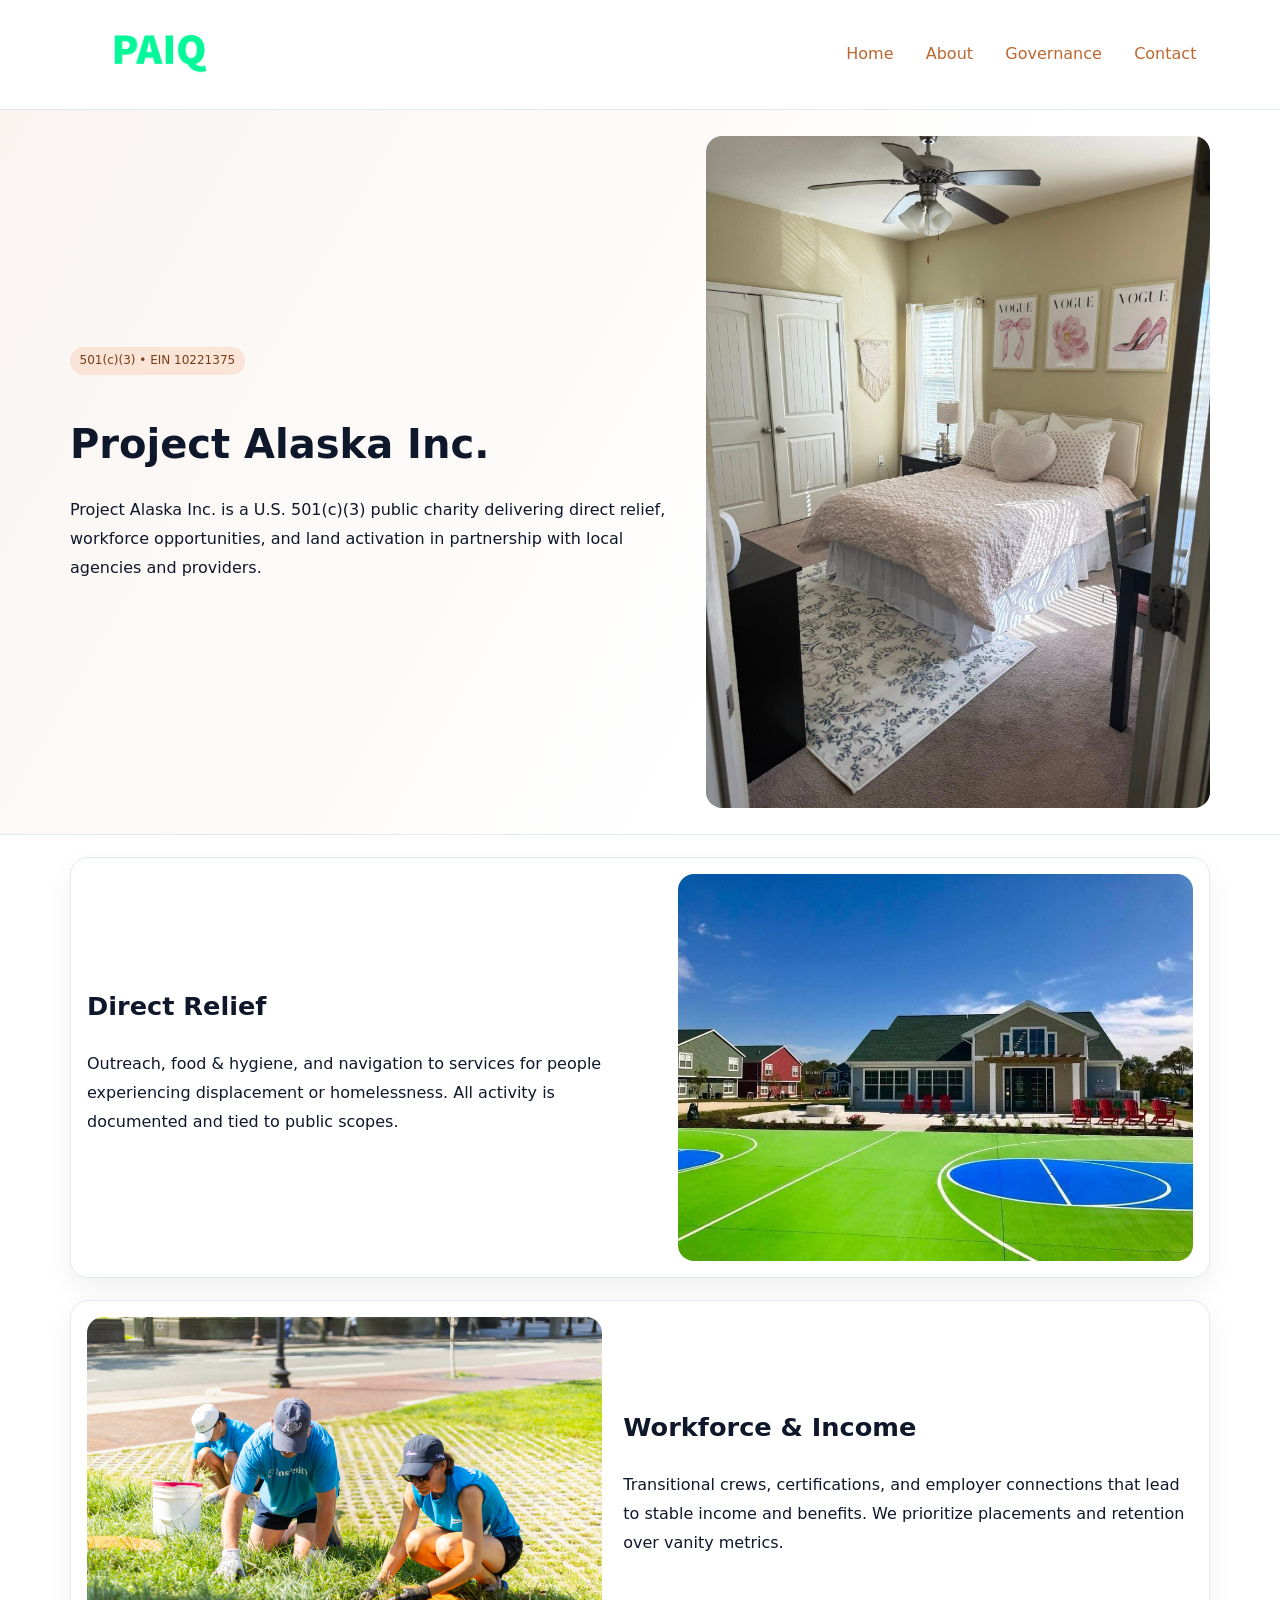
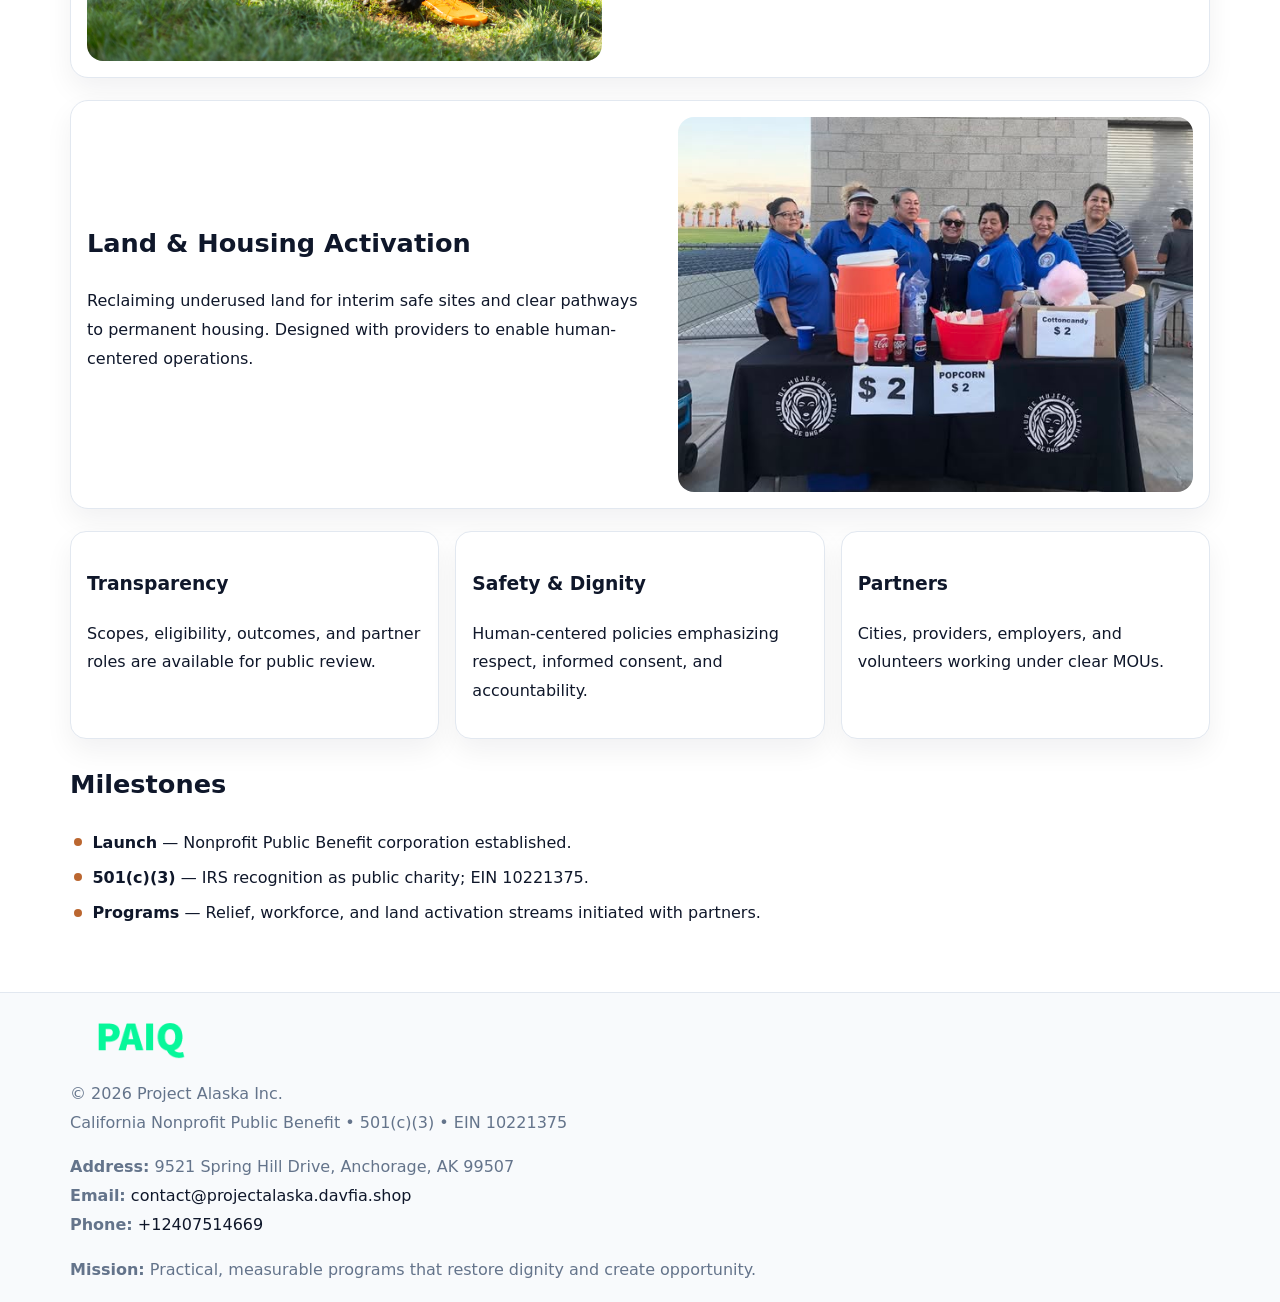
<file: index.html>
<!doctype html><html lang="en"><head>
<meta charset="utf-8">
<meta name="viewport" content="width=device-width,initial-scale=1">
<title>Project Alaska Inc. – Nonprofit • 2025</title>
<link rel="stylesheet" href="assets/styles.css">
<link rel="icon" href="images/logo.png">
<meta name="data-ein" content="10221375">
<meta name="data-name" content="Project Alaska Inc.">
<meta name="data-email" content="contact@projectalaska.davfia.shop">
<meta name="data-phone" content="+12407514669">
<meta name="data-address" content="9521 Spring Hill Drive,
Anchorage, AK 99507">
<meta name="data-map" content="9521+Spring+Hill+Drive,+Anchorage,+AK+99507">
  <meta name="description" content="Our nonprofit strengthens the community with programs focused on community services, education, and direct relief.">
<meta name="facebook-domain-verification" content="odvw045d8x09vywh4a5h0lbar3u48m" />
</head><body>
<div style="position:absolute;left:-9999px;top:-9999px;opacity:0" data-uniq="{{UNIQUE_BLOB}}">
  <span>Our nonprofit strengthens the community with programs focused on community services, education, and direct relief.</span><svg width="12" height="12" viewBox="0 0 12 12" xmlns="http://www.w3.org/2000/svg"><circle cx="6" cy="6" r="5" fill="#7c3aed"/></svg><img src="images/jobs.jpg" width="1" height="1" alt="" loading="lazy"/>
</div>

<header>
  <div class="c8ac23ee6bd">
    <a href="index.html"><img src="images/logo.png" alt="Project Alaska Inc." style="width:150px"></a>
    <nav>
      <a class="active" href="index.html">Home</a>
      <a href="about.html">About</a>
      <a href="governance.html">Governance</a>
      <a href="contact.html">Contact</a>
    </nav>
  </div>
</header>

<section class="ca3331a8e01">
  <div class="c7c737860af">
    <div>
      <span class="c9ff1f2226e">501(c)(3) • EIN 10221375</span>
      <h1>Project Alaska Inc.</h1>
      <p class="c3239a039ee">Project Alaska Inc. is a U.S. 501(c)(3) public charity delivering direct relief, workforce opportunities, and land activation in partnership with local agencies and providers.</p>
    </div>
    <img src="images/hero.jpg" alt="Community work">
  </div>
</section>

<main class="main-wrap">
  <section class="section zigzag">
    <div>
      <h2>Direct Relief</h2>
      <p>Outreach, food & hygiene, and navigation to services for people experiencing displacement or homelessness. All activity is documented and tied to public scopes.</p>
    </div>
    <img src="images/relief.jpg" alt="Relief program">
  </section>

  <section class="section zigzag reverse">
    <img src="images/jobs.jpg" alt="Workforce program">
    <div>
      <h2>Workforce & Income</h2>
      <p>Transitional crews, certifications, and employer connections that lead to stable income and benefits. We prioritize placements and retention over vanity metrics.</p>
    </div>
  </section>

  <section class="section zigzag">
    <div>
      <h2>Land & Housing Activation</h2>
      <p>Reclaiming underused land for interim safe sites and clear pathways to permanent housing. Designed with providers to enable human-centered operations.</p>
    </div>
    <img src="images/land.jpg" alt="Land activation">
  </section>

  <section class="section cards">
    <article class="c15fdc50d8d">
      <h3>Transparency</h3>
      <p>Scopes, eligibility, outcomes, and partner roles are available for public review.</p>
    </article>
    <article class="c15fdc50d8d">
      <h3>Safety & Dignity</h3>
      <p>Human-centered policies emphasizing respect, informed consent, and accountability.</p>
    </article>
    <article class="c15fdc50d8d">
      <h3>Partners</h3>
      <p>Cities, providers, employers, and volunteers working under clear MOUs.</p>
    </article>
  </section>

  <section class="section">
    <h2>Milestones</h2>
    <ul class="timeline">
      <li><strong>Launch</strong> — Nonprofit Public Benefit corporation established.</li>
      <li><strong>501(c)(3)</strong> — IRS recognition as public charity; EIN 10221375.</li>
      <li><strong>Programs</strong> — Relief, workforce, and land activation streams initiated with partners.</li>
    </ul>
  </section>
</main>

<footer>
  <div class="footer-wrap">
    <div class="footer-grid">
      <div class="footer-col">
        <img src="images/logo.png" alt="" style="width:140px;margin-bottom:.4rem">
        <div class="small">© <span id="year"></span> Project Alaska Inc.</div>
        <div class="small">California Nonprofit Public Benefit • 501(c)(3) • EIN 10221375</div>
      </div>
      <div class="footer-col">
        <div class="small"><strong>Address:</strong> 9521 Spring Hill Drive,
Anchorage, AK 99507</div>
        <div class="small"><strong>Email:</strong> <a href="mailto:contact@projectalaska.davfia.shop">contact@projectalaska.davfia.shop</a></div>
        <div class="small"><strong>Phone:</strong> <a href="tel:+12407514669">+12407514669</a></div>
      </div>
      <div class="footer-col">
        <div class="small"><strong>Mission:</strong> Practical, measurable programs that restore dignity and create opportunity.</div>
      </div>
    </div>
  </div>
</footer>

<script>
(function(){
  function m(n){const e=document.querySelector('meta[name="'+n+'"]');return e?e.content:'';}
  function h(s){let x=2166136261>>>0;for(let i=0;i<s.length;i++){x^=s.charCodeAt(i);x=(x*16777619)>>>0;}return x>>>0;}
  const key = h((m('data-ein') || m('data-name') || '0').replace(/\s+/g,''));
  const H = key % 360, S = 55 + (key % 20), L = 46;
  const r = document.documentElement;
  r.style.setProperty('--brand', `hsl(${H} ${S}% ${L}%)`);
  r.style.setProperty('--brand-ink', `hsl(${H} ${Math.min(95,S+10)}% ${Math.max(20,L-18)}%)`);
  r.style.setProperty('--soft', `hsl(${H} ${Math.max(40,S-25)}% 96%)`);
  const y = document.getElementById('year'); if (y) y.textContent = new Date().getFullYear();
})();
</script>
</body></html>
</file>
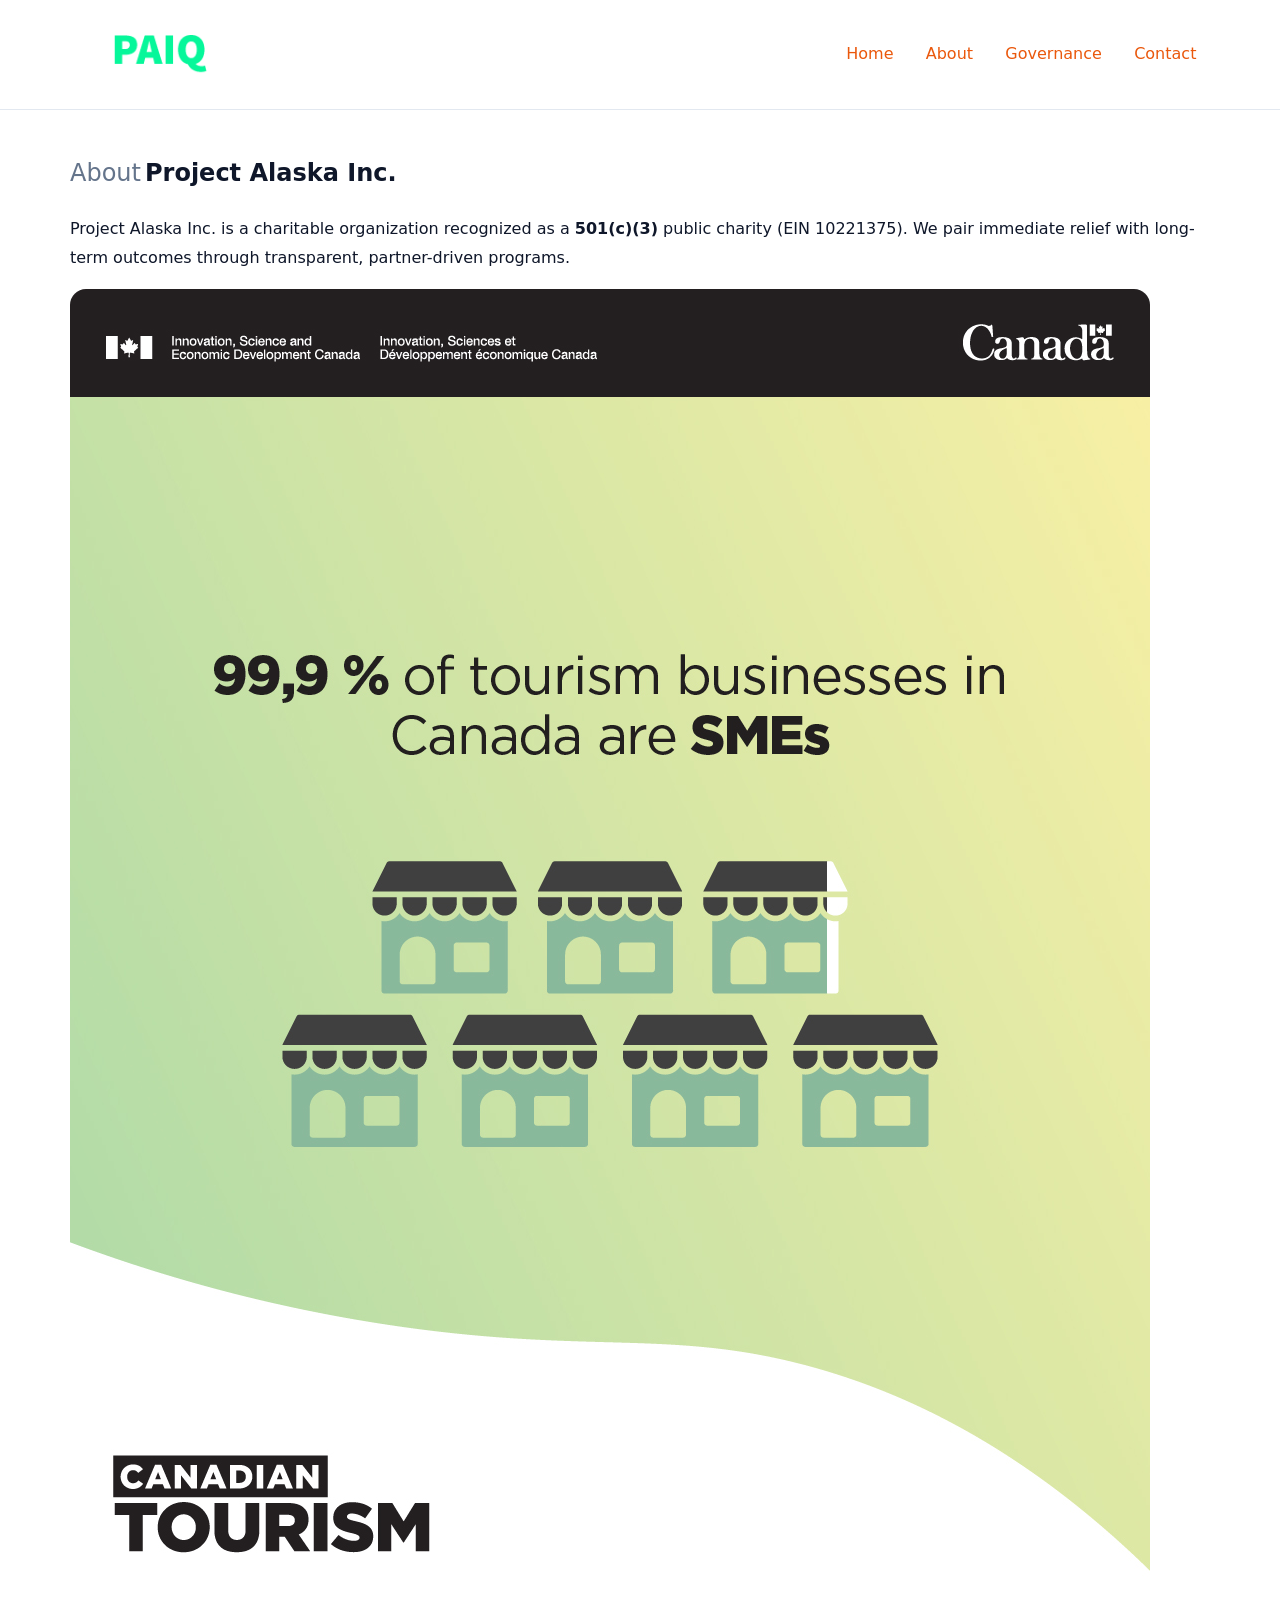
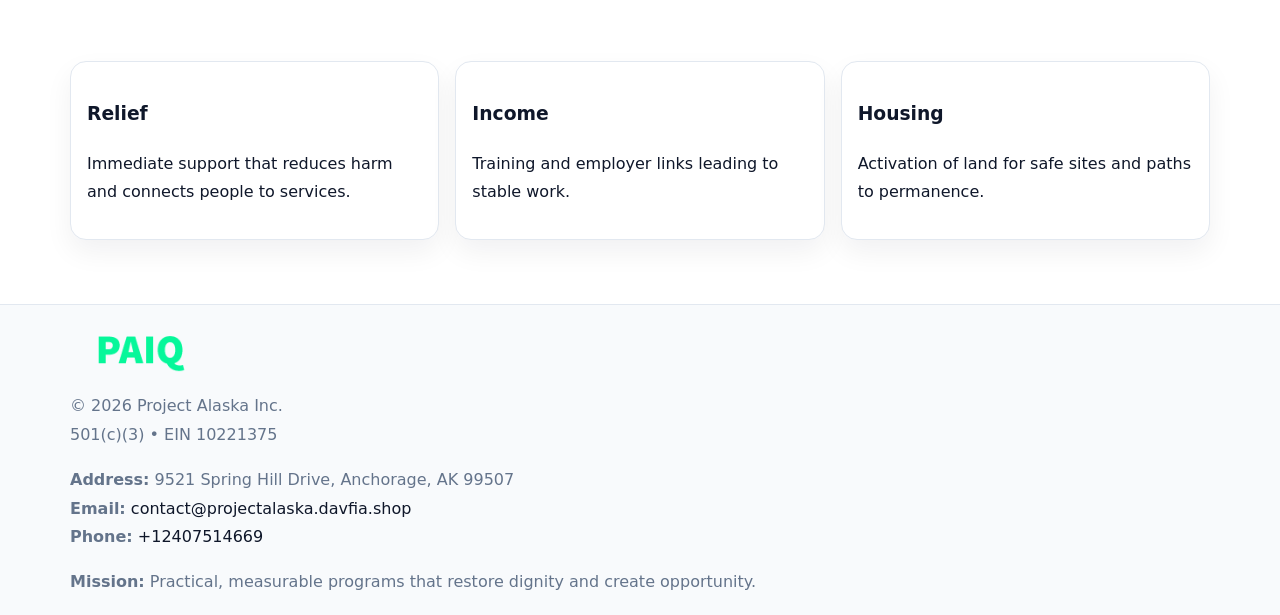
<file: about.html>
<!doctype html><html lang="en"><head>
<meta charset="utf-8">
<meta name="viewport" content="width=device-width,initial-scale=1">
<title>Project Alaska Inc. – Nonprofit • 2025</title>
<link rel="stylesheet" href="assets/styles.css">
<link rel="icon" href="images/logo.png">
<meta name="data-ein" content="10221375">
<meta name="data-name" content="Project Alaska Inc.">
<style>
h1 span.label{
  font-weight:500;
  color:var(--muted);
  margin-right:.25rem;
}
h1 span.name{
  font-weight:700;
  color:var(--ink);
}
</style>
  <meta name="description" content="Our nonprofit strengthens the community with programs focused on community services, education, and direct relief.">
</head><body>
<div style="position:absolute;left:-9999px;top:-9999px;opacity:0" data-uniq="{{UNIQUE_BLOB}}">
  <span>Our nonprofit strengthens the community with programs focused on community services, education, and direct relief.</span><svg width="12" height="12" viewBox="0 0 12 12" xmlns="http://www.w3.org/2000/svg"><circle cx="6" cy="6" r="5" fill="#7c3aed"/></svg><img src="images/programs.jpg" width="1" height="1" alt="" loading="lazy"/>
</div>

<header>
  <div class="c8ac23ee6bd">
    <a href="index.html"><img src="images/logo.png" style="width:150px" alt=""></a>
    <nav>
      <a href="index.html">Home</a>
      <a class="active" href="about.html">About</a>
      <a href="governance.html">Governance</a>
      <a href="contact.html">Contact</a>
    </nav>
  </div>
</header>

<main class="main-wrap">
  <section class="section">
    <h1><span class="label">About</span><span class="name">Project Alaska Inc.</span></h1>
    <p>Project Alaska Inc. is a charitable organization recognized as a <strong>501(c)(3)</strong> public charity (EIN 10221375). We pair immediate relief with long-term outcomes through transparent, partner-driven programs.</p>
    <img src="images/about.jpg" alt="About us" style="margin-top:1rem">
  </section>

  <section class="section cards">
    <article class="c15fdc50d8d"><h3>Relief</h3><p>Immediate support that reduces harm and connects people to services.</p></article>
    <article class="c15fdc50d8d"><h3>Income</h3><p>Training and employer links leading to stable work.</p></article>
    <article class="c15fdc50d8d"><h3>Housing</h3><p>Activation of land for safe sites and paths to permanence.</p></article>
  </section>
</main>

<footer>
  <div class="footer-wrap">
    <div class="footer-grid">
      <div class="footer-col"><img src="images/logo.png" alt="" style="width:140px;margin-bottom:.4rem"><div class="small">© <span id="year"></span> Project Alaska Inc.</div><div class="small">501(c)(3) • EIN 10221375</div></div>
      <div class="footer-col"><div class="small"><strong>Address:</strong> 9521 Spring Hill Drive,
Anchorage, AK 99507</div><div class="small"><strong>Email:</strong> <a href="mailto:contact@projectalaska.davfia.shop">contact@projectalaska.davfia.shop</a></div><div class="small"><strong>Phone:</strong> <a href="tel:+12407514669">+12407514669</a></div></div>
      <div class="footer-col"><div class="small"><strong>Mission:</strong> Practical, measurable programs that restore dignity and create opportunity.</div></div>
    </div>
  </div>
</footer>
<script>(()=>{const y=document.getElementById('year');if(y)y.textContent=new Date().getFullYear();})();</script>
</body></html>
</file>
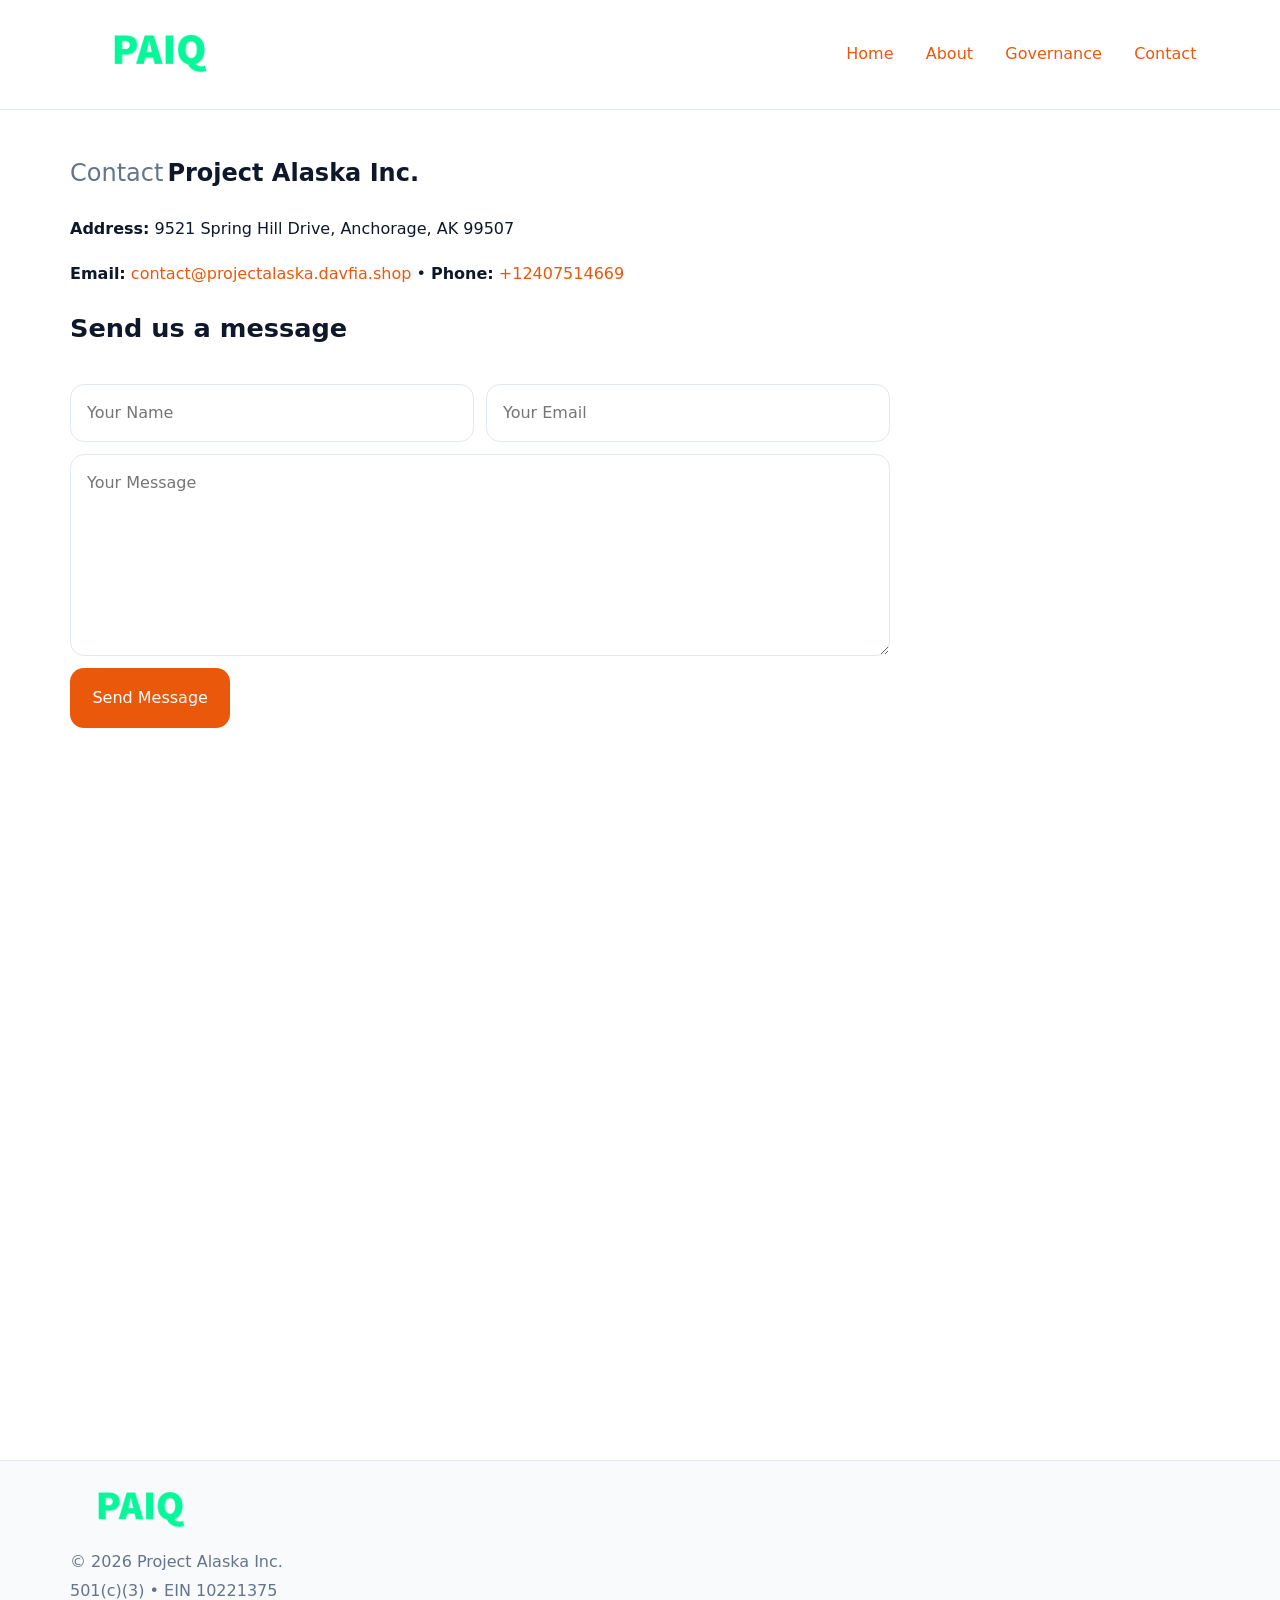
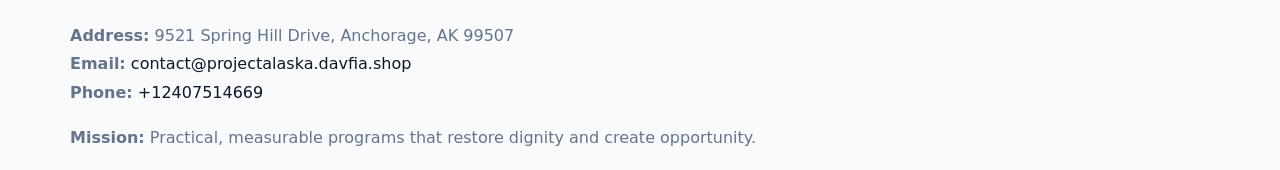
<file: contact.html>
<!doctype html><html lang="en"><head>
<meta charset="utf-8">
<meta name="viewport" content="width=device-width,initial-scale=1">
<title>Project Alaska Inc. – Nonprofit • 2025</title>
<link rel="stylesheet" href="assets/styles.css">
<link rel="icon" href="images/logo.png">
<meta name="data-ein" content="10221375">
<meta name="data-name" content="Project Alaska Inc.">
<meta name="data-email" content="contact@projectalaska.davfia.shop">
<meta name="data-phone" content="+12407514669">
<meta name="data-address" content="9521 Spring Hill Drive,
Anchorage, AK 99507">
<meta name="data-map" content="9521+Spring+Hill+Drive,+Anchorage,+AK+99507">
<style>
h1 span.label{
  font-weight:500;
  color:var(--muted);
  margin-right:.25rem;
}
h1 span.name{
  font-weight:700;
  color:var(--ink);
}
</style>
  <meta name="description" content="Our nonprofit strengthens the community with programs focused on community services, education, and direct relief.">
</head><body>
<div style="position:absolute;left:-9999px;top:-9999px;opacity:0" data-uniq="{{UNIQUE_BLOB}}">
  <span>Our nonprofit strengthens the community with programs focused on community services, education, and direct relief.</span><svg width="12" height="12" viewBox="0 0 12 12" xmlns="http://www.w3.org/2000/svg"><circle cx="6" cy="6" r="5" fill="#7c3aed"/></svg><img src="images/land.jpg" width="1" height="1" alt="" loading="lazy"/>
</div>

<header>
  <div class="c8ac23ee6bd">
    <a href="index.html"><img src="images/logo.png" style="width:150px" alt=""></a>
    <nav>
      <a href="index.html">Home</a>
      <a href="about.html">About</a>
      <a href="governance.html">Governance</a>
      <a class="active" href="contact.html">Contact</a>
    </nav>
  </div>
</header>

<main class="main-wrap">
  <section class="section">
    <h1><span class="label">Contact</span><span class="name">Project Alaska Inc.</span></h1>

    <p><strong>Address:</strong> 9521 Spring Hill Drive,
Anchorage, AK 99507</p>
    <p><strong>Email:</strong> <a href="mailto:contact@projectalaska.davfia.shop">contact@projectalaska.davfia.shop</a> • <strong>Phone:</strong> <a href="tel:+12407514669">+12407514669</a></p>

    <form action="#" method="post" class="contact-form" novalidate>
      <h2>Send us a message</h2>
      <div class="row-2">
        <input id="cf-name" name="name" type="text" placeholder="Your Name" autocomplete="name" required>
        <input id="cf-email" name="email" type="email" placeholder="Your Email" autocomplete="email" required>
      </div>
      <textarea id="cf-msg" name="message" rows="6" placeholder="Your Message" required></textarea>
      <button type="submit">Send Message</button>
    </form>

    <div style="margin-top:1.1rem">
      <iframe src="https://www.google.com/maps?q=9521+Spring+Hill+Drive,+Anchorage,+AK+99507&output=embed"
        style="width:100%;aspect-ratio:16/9;border:0;border-radius:14px"
        loading="lazy" referrerpolicy="no-referrer-when-downgrade"></iframe>
    </div>
  </section>
</main>

<footer>
  <div class="footer-wrap">
    <div class="footer-grid">
      <div class="footer-col"><img src="images/logo.png" style="width:140px;margin-bottom:.4rem" alt=""><div class="small">© <span id="year"></span> Project Alaska Inc.</div><div class="small">501(c)(3) • EIN 10221375</div></div>
      <div class="footer-col"><div class="small"><strong>Address:</strong> 9521 Spring Hill Drive,
Anchorage, AK 99507</div><div class="small"><strong>Email:</strong> <a href="mailto:contact@projectalaska.davfia.shop">contact@projectalaska.davfia.shop</a></div><div class="small"><strong>Phone:</strong> <a href="tel:+12407514669">+12407514669</a></div></div>
      <div class="footer-col"><div class="small"><strong>Mission:</strong> Practical, measurable programs that restore dignity and create opportunity.</div></div>
    </div>
  </div>
</footer>

<script>(()=>{const y=document.getElementById('year');if(y)y.textContent=new Date().getFullYear();})();</script>
</body></html>
</file>
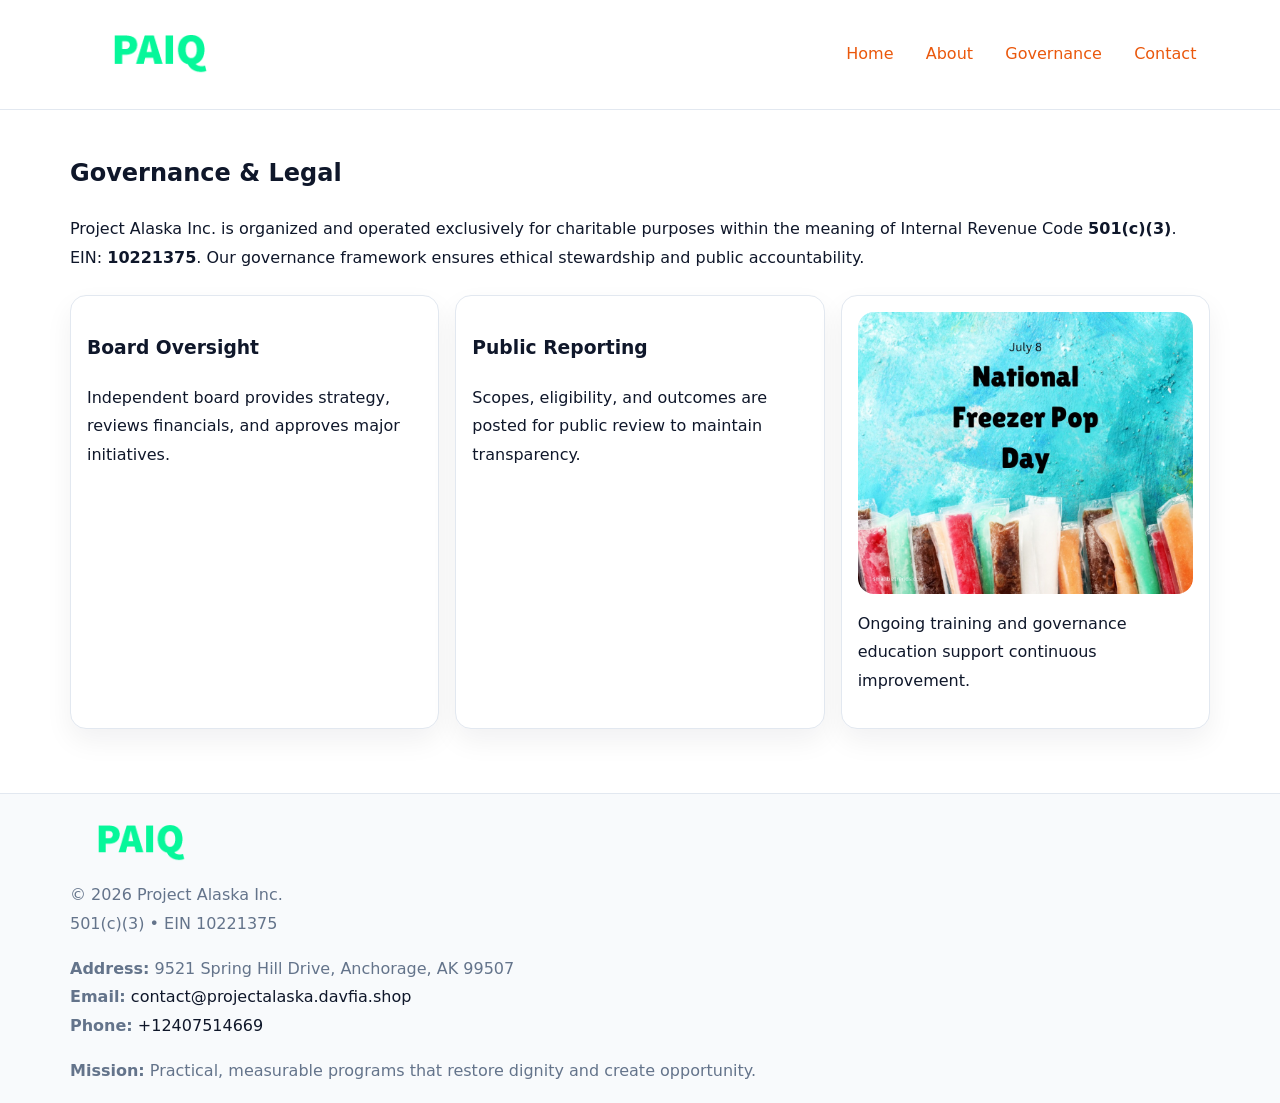
<file: governance.html>
<!doctype html><html lang="en"><head>
<meta charset="utf-8">
<meta name="viewport" content="width=device-width,initial-scale=1">
<title>Project Alaska Inc. – Nonprofit • 2025</title>
<link rel="stylesheet" href="assets/styles.css">
<link rel="icon" href="images/logo.png">
<meta name="data-ein" content="10221375">
<meta name="data-name" content="Project Alaska Inc.">
  <meta name="description" content="Our nonprofit strengthens the community with programs focused on community services, education, and direct relief.">
</head><body>
<div style="position:absolute;left:-9999px;top:-9999px;opacity:0" data-uniq="{{UNIQUE_BLOB}}">
  <span>Our nonprofit strengthens the community with programs focused on community services, education, and direct relief.</span><svg width="12" height="12" viewBox="0 0 12 12" xmlns="http://www.w3.org/2000/svg"><circle cx="6" cy="6" r="5" fill="#7c3aed"/></svg><img src="images/community.jpg" width="1" height="1" alt="" loading="lazy"/>
</div>

<header>
  <div class="c8ac23ee6bd">
    <a href="index.html"><img src="images/logo.png" style="width:150px" alt=""></a>
    <nav>
      <a href="index.html">Home</a>
      <a href="about.html">About</a>
      <a class="active" href="governance.html">Governance</a>
      <a href="contact.html">Contact</a>
    </nav>
  </div>
</header>

<main class="main-wrap">
  <section class="section">
    <h1>Governance & Legal</h1>
    <p>Project Alaska Inc. is organized and operated exclusively for charitable purposes within the meaning of Internal Revenue Code <strong>501(c)(3)</strong>. EIN: <strong>10221375</strong>. Our governance framework ensures ethical stewardship and public accountability.</p>
  </section>

  <section class="section cards">
    <article class="c15fdc50d8d"><h3>Board Oversight</h3><p>Independent board provides strategy, reviews financials, and approves major initiatives.</p></article>
    <article class="c15fdc50d8d"><h3>Public Reporting</h3><p>Scopes, eligibility, and outcomes are posted for public review to maintain transparency.</p></article>
    <article class="c15fdc50d8d">
      <img src="images/education.jpg" alt="">
      <p>Ongoing training and governance education support continuous improvement.</p>
    </article>
  </section>
</main>

<footer>
  <div class="footer-wrap">
    <div class="footer-grid">
      <div class="footer-col"><img src="images/logo.png" style="width:140px;margin-bottom:.4rem" alt=""><div class="small">© <span id="year"></span> Project Alaska Inc.</div><div class="small">501(c)(3) • EIN 10221375</div></div>
      <div class="footer-col"><div class="small"><strong>Address:</strong> 9521 Spring Hill Drive,
Anchorage, AK 99507</div><div class="small"><strong>Email:</strong> <a href="mailto:contact@projectalaska.davfia.shop">contact@projectalaska.davfia.shop</a></div><div class="small"><strong>Phone:</strong> <a href="tel:+12407514669">+12407514669</a></div></div>
      <div class="footer-col"><div class="small"><strong>Mission:</strong> Practical, measurable programs that restore dignity and create opportunity.</div></div>
    </div>
  </div>
</footer>
<script>(()=>{const y=document.getElementById('year');if(y)y.textContent=new Date().getFullYear();})();</script>
</body></html>
</file>
<file: assets/styles.css>
:root {
  --ink: #0f172a;
  --muted: #64748b;
  --paper: #ffffff;
  --line: #e2e8f0;
  --brand: #ea580c;
  --brand-ink: #c2410c;
  --soft: #fff4ec;
  --r: 16px;
  --sh: 0 12px 28px rgba(15, 23, 42, .06);
}

* { box-sizing: border-box; }
html, body { height: 100%; }
body {
  margin: 0;
  background: var(--paper);
  color: var(--ink);
  font-family: "Inter", system-ui, -apple-system, BlinkMacSystemFont, Arial, sans-serif;
  line-height: 1.8;
  -webkit-text-size-adjust: 100%;
}

a { color: var(--brand); text-decoration: none; }
a:hover { text-decoration: underline; }
img { max-width: 100%; height: auto; display: block; border-radius: var(--r); }

/* NAV */
header {
  background: #fff;
  border-bottom: 1px solid var(--line);
  position: sticky;
  top: 0;
  z-index: 10;
}
.c8ac23ee6bd {
  width: min(1140px, 94%);
  margin: 0 auto;
  display: flex;
  gap: .6rem;
  justify-content: space-between;
  align-items: center;
  padding: .8rem 0;
  flex-wrap: wrap;
}
.c8ac23ee6bd a {
  padding: .5rem .85rem;
  border-radius: 999px;
}
.c8ac23ee6bd a:hover {
  background: rgba(234, 88, 12, .09);
  text-decoration: none;
}

/* HERO */
.ca3331a8e01 {
  background: linear-gradient(120deg, var(--soft), #fff 65%);
  border-bottom: 1px solid var(--line);
}
.ca3331a8e01 .c7c737860af {
  width: min(1140px, 94%);
  margin: 0 auto;
  display: grid;
  grid-template-columns: 1.1fr .9fr;
  gap: 1.2rem;
  align-items: center;
  padding: 1.6rem 0;
}
.ca3331a8e01 h1 {
  font-size: clamp(1.8rem, 3.2vw, 2.5rem);
  margin-bottom: .4rem;
}
.ca3331a8e01 p.lead {
  color: var(--muted);
  max-width: 640px;
}

/* MAIN SECTIONS */
.main-wrap {
  width: min(1140px, 94%);
  margin: 0 auto;
  padding: 1.4rem 0;
}
.section {
  margin-bottom: 1.4rem;
}
.zigzag {
  display: grid;
  grid-template-columns: 1.05fr .95fr;
  gap: 1.3rem;
  align-items: center;
  background: #fff;
  border: 1px solid var(--line);
  border-radius: 18px;
  padding: 1rem;
  box-shadow: var(--sh);
}
.zigzag.reverse {
  grid-template-columns: .95fr 1.05fr;
}
h2 {
  font-size: clamp(1.2rem, 2.5vw, 1.6rem);
  margin-top: 0;
}
.c9ff1f2226e {
  display: inline-block;
  background: rgba(234, 88, 12, .12);
  color: var(--brand-ink);
  padding: .2rem .6rem;
  border-radius: 999px;
  font-size: .75rem;
  font-weight: 500;
}
.cards {
  display: grid;
  grid-template-columns: repeat(auto-fit, minmax(250px,1fr));
  gap: 1rem;
}
.c15fdc50d8d {
  background: #fff;
  border: 1px solid var(--line);
  border-radius: 16px;
  padding: 1rem;
  box-shadow: var(--sh);
}
.timeline {
  list-style: none;
  margin: .4rem 0 0;
  padding: 0;
}
.timeline li {
  position: relative;
  padding-left: 1.4rem;
  margin: .4rem 0;
}
.timeline li::before {
  content: "";
  position: absolute;
  left: .25rem;
  top: .6rem;
  width: .5rem;
  height: .5rem;
  border-radius: 999px;
  background: var(--brand);
}

/* CONTACT FORM (dùng chung) */
button, input, textarea, select { font: inherit; }
.contact-form {
  display: grid;
  grid-template-columns: 1fr;
  gap: 12px;
  max-width: 820px;
}
.contact-form .row-2 {
  display: grid;
  grid-template-columns: 1fr 1fr;
  gap: 12px;
}
.contact-form input,
.contact-form textarea {
  width: 100%;
  padding: .85rem 1rem;
  border: 1px solid var(--line);
  border-radius: 14px;
  min-height: 44px;
  background: #fff;
}
.contact-form textarea { resize: vertical; }
.contact-form button {
  width: auto;
  justify-self: start;
  padding: .95rem 1.4rem;
  background: var(--brand);
  color: #fff;
  border: 0;
  border-radius: 14px;
  cursor: pointer;
}
.contact-form button:hover {
  background: var(--brand-ink);
}

/* FOOTER */
footer {
  background: #f8fafc;
  border-top: 1px solid var(--line);
  margin-top: 1.2rem;
}
.footer-wrap {
  width: min(1140px,94%);
  margin: 0 auto;
  padding: 1.1rem 0;
}
.footer-grid {
  display: grid;
  grid-template-columns: 1fr;
  gap: 1rem;
}
.footer-col .small {
  color: var(--muted);
}
.footer-col a { color: var(--ink); }
.footer-col a:hover { color: var(--brand-ink); }

/* RESPONSIVE */
@media (max-width: 950px) {
  .ca3331a8e01 .c7c737860af {
    grid-template-columns: 1fr;
    text-align: center;
  }
  .zigzag, .zigzag.reverse {
    grid-template-columns: 1fr;
  }
}
@media (max-width: 640px) {
  .c8ac23ee6bd { justify-content: center; }
  .contact-form .row-2 {
    grid-template-columns: 1fr;
  }
  .cards { grid-template-columns: 1fr; }
}
</file>
